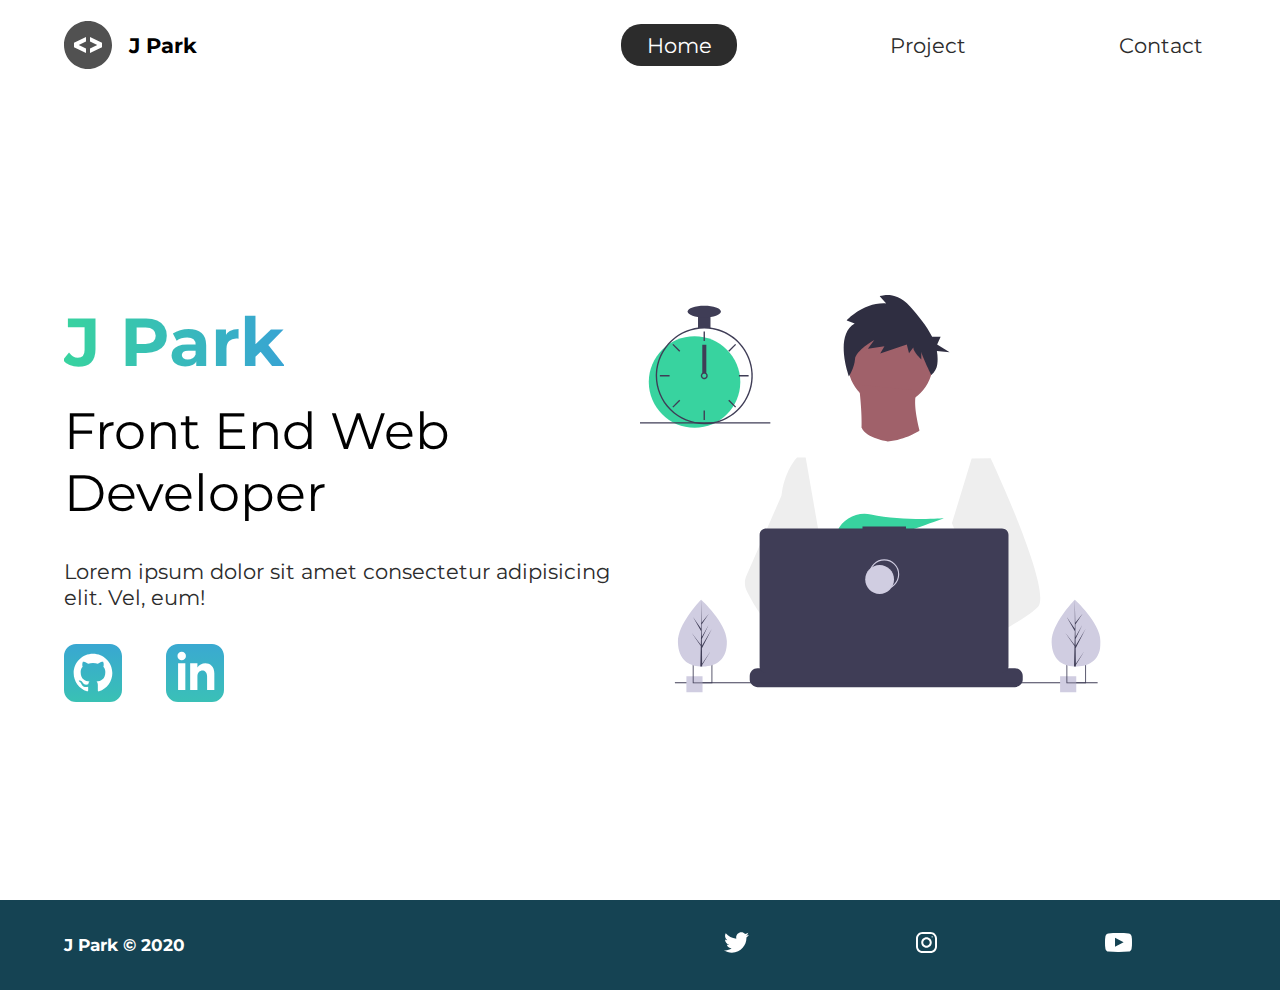
<file: index.html>
<!DOCTYPE html>
<html lang="en">
  <head>
    <meta charset="UTF-8" />
    <meta name="viewport" content="width=device-width, initial-scale=1.0" />
    <meta http-equiv="X-UA-Compatible" content="ie=edge" />
    <meta name="description" content="J Park is a front end web Dev" />
    <meta name="robots" content="index,follow" />
    <link
      href="https://fonts.googleapis.com/css2?family=Montserrat:wght@400;500&display=swap"
      rel="stylesheet"
    />
    <link rel="stylesheet" href="./styles/style.css" />
    <title>Junhyung Park | Web Developer</title>
  </head>
  <body>
    <header class="main-head">
      <nav>
        <div class="logo">
          <img src="icons/code.svg" alt="logo" />
          <h1>J Park</h1>
        </div>
        <ul>
          <li><a class="active" href="/">Home</a></li>
          <li><a href="./projects/">Project</a></li>
          <li><a href="./contact/">Contact</a></li>
        </ul>
      </nav>
    </header>
    <section class="intro">
      <div class="intro-text">
        <h2>J Park</h2>
        <h3>
          Front End Web <br />
          Developer
        </h3>
        <p>
          Lorem ipsum dolor sit amet consectetur adipisicing elit. Vel, eum!
        </p>
        <div class="intro-social">
          <a href="#"><img src="/icons/github.svg" alt="github" /></a>
          <a href="#"><img src="/icons/linked-in.svg" alt="linkedin" /></a>
        </div>
      </div>
      <div class="intro-images">
        <svg
          width="799"
          height="690"
          viewBox="0 0 799 690"
          fill="none"
          xmlns="http://www.w3.org/2000/svg"
        >
          <g id="undraw_dev_productivity_umsq (1) 1" clip-path="url(#clip0)">
            <path
              id="Vector"
              d="M516.92 624.636C516.92 624.636 512.16 626.266 504.42 628.576C487.31 633.706 455.65 642.216 428.82 643.916C405.72 645.396 386.2 641.836 382.63 626.766C381.1 620.286 383.27 614.956 388 610.576C402.12 597.486 439 592.796 468.25 591.186C476.51 590.736 484.15 590.526 490.51 590.446C501.31 590.306 508.39 590.526 508.39 590.526L508.56 591.186L516.92 624.636Z"
              fill="#A0616A"
            />
            <path
              id="Vector_2"
              d="M436.99 672.586C418.61 695.346 342.73 647.666 316.19 629.886C310.41 626.016 306.97 623.566 306.97 623.566L331.25 591.186L338.94 580.936C338.94 580.936 345.82 584.586 355.99 590.526C356.36 590.746 356.73 590.966 357.11 591.186C365.88 596.336 376.89 603.066 388 610.576C403.33 620.946 418.83 632.776 428.82 643.916C438.59 654.806 443.08 665.036 436.99 672.586Z"
              fill="#A0616A"
            />
            <g id="me">
              <path
                id="Vector_3"
                d="M434.672 191.952C475.283 191.607 507.926 158.406 507.582 117.795C507.237 77.1832 474.036 44.5403 433.425 44.8847C392.813 45.2291 360.17 78.4303 360.515 119.042C360.859 159.653 394.06 192.296 434.672 191.952Z"
                fill="#A0616A"
              />
              <path
                id="Vector_4"
                d="M379.477 155.65C379.477 155.65 394.216 259.972 373.002 271.875C351.787 283.779 499.929 283.588 499.929 283.588C499.929 283.588 466.124 193.284 480.809 165.449L379.477 155.65Z"
                fill="#A0616A"
              />
              <path
                id="Vector_5"
                d="M608.101 283.199L596.257 339.402L571.214 458.308L570.49 464.815L562.138 540.138L556.582 590.177L552.857 623.79C528.584 636.526 510.988 645.326 510.988 645.326C510.988 645.326 509.404 637.719 506.871 627.99C489.805 633.265 458.218 642.043 431.404 643.97C441.266 654.777 445.842 664.969 439.817 672.57C421.63 695.485 345.349 648.45 318.659 630.896C318.077 635.158 317.879 639.464 318.068 643.762L297.626 628.314L299.331 592.359L302.206 531.522L305.819 455.229C304.448 451.975 303.294 448.634 302.364 445.228C295.956 423.161 288.032 379.057 281.928 342.067C277.016 312.298 273.302 287.138 272.517 281.785C272.411 281.086 272.358 280.726 272.358 280.726L384.363 230.094C392.509 248.556 429.865 253.809 429.865 253.809C460.756 251.417 484.847 234.913 484.847 234.913L608.101 283.199Z"
                fill="white"
              />
              <path
                id="Vector_6"
                d="M372.285 49.3811L358.49 43.9934C358.49 43.9934 386.969 12.1 426.99 14.513L415.635 2.22366C415.635 2.22366 443.04 -9.01799 468.283 19.6674C481.553 34.7467 496.908 52.4737 506.557 72.5077L521.281 72.3829L515.251 85.9663L536.874 99.3152L514.777 97.0719C516.155 104.471 516.421 112.034 515.566 119.511C514.683 126.991 510.928 133.835 505.094 138.598V138.598C505.094 138.598 487.743 103.449 487.696 97.9443L487.813 111.705C487.813 111.705 473.959 99.4371 473.889 91.1807L466.471 100.877L462.593 85.7717L416.475 101.301L423.87 88.8526L395.157 93.2246L406.278 77.9923C406.278 77.9923 373.932 96.1568 372.811 111.304C371.689 126.452 362.299 140.875 362.299 140.875C362.299 140.875 336.213 70.3294 372.285 49.3811Z"
                fill="#2F2E41"
              />
              <path
                id="Vector_7"
                d="M690.215 540.422C682.794 548.605 664.338 560.992 641.951 574.422C633.623 579.413 624.757 584.559 615.71 589.676C594.122 601.889 571.514 614.001 552.857 623.79C528.584 636.526 510.988 645.326 510.988 645.326C510.988 645.326 509.403 637.719 506.871 627.99C503.48 614.968 498.397 598.141 493.184 590.715C493.002 590.456 492.82 590.218 492.638 589.979C491.121 588.022 489.601 586.885 488.112 586.897L562.138 540.138L594.127 519.926L570.489 464.814L540.842 395.683L557.908 339.727L575.062 283.479L608.101 283.199C608.101 283.199 619.243 306.985 633.514 340.166C635.647 345.128 637.851 350.299 640.096 355.64C669.469 425.394 706.176 522.836 690.215 540.422Z"
                fill="#EEEEEE"
              />
              <path
                id="Vector_8"
                d="M358.123 591.2C355.41 591.212 352.702 591.456 350.029 591.928C327.074 596.073 320.47 616.94 318.659 630.896C318.077 635.158 317.879 639.464 318.068 643.761L297.626 628.314L290.178 622.687C272.316 616.628 256.353 605.733 242.483 592.84C230.449 581.456 219.634 568.849 210.213 555.223C200.831 541.793 192.448 527.692 185.134 513.034C183.094 508.943 181.977 504.454 181.864 499.884C181.751 495.314 182.644 490.775 184.48 486.588L209.154 430.327L245.218 348.098C245.471 346.146 245.752 344.237 246.059 342.371C252.995 300.511 272.367 281.786 272.367 281.786L287.286 281.659L297.778 341.932L310.813 416.815L302.364 445.227L282.839 510.845L302.205 531.522L358.123 591.2Z"
                fill="#EEEEEE"
              />
            </g>
            <path
              id="Vector_9"
              d="M372.877 415.806L385.631 430.686C390.37 429.783 395.319 428.721 400.416 427.529L396.752 415.806L405.71 426.256C459.707 412.975 526.637 387.155 526.637 387.155C526.637 387.155 454.379 392.453 400.428 380.666C376.558 375.451 351.998 387.284 342.202 409.668C336.508 422.679 337.403 433.951 357.596 433.951C364.419 433.835 371.223 433.195 377.949 432.037L372.877 415.806Z"
              fill="#38D39F"
            />
            <path
              id="Vector_10"
              d="M663.65 660.386V666.456C663.654 668.122 663.345 669.774 662.74 671.326C662.472 672.018 662.147 672.687 661.77 673.326C660.578 675.326 658.887 676.983 656.862 678.133C654.838 679.283 652.549 679.887 650.22 679.886H203.67C201.342 679.887 199.053 679.283 197.028 678.133C195.003 676.983 193.312 675.326 192.12 673.326C191.743 672.687 191.419 672.018 191.15 671.326C190.546 669.774 190.237 668.122 190.24 666.456V660.386C190.24 658.622 190.587 656.876 191.262 655.246C191.936 653.616 192.926 652.136 194.173 650.888C195.42 649.641 196.901 648.652 198.53 647.977C200.16 647.302 201.906 646.955 203.67 646.956H229.41V644.126C229.41 644.052 229.425 643.979 229.453 643.911C229.481 643.843 229.522 643.782 229.574 643.73C229.626 643.678 229.688 643.636 229.756 643.608C229.824 643.58 229.897 643.566 229.97 643.566H243.4C243.474 643.566 243.547 643.58 243.615 643.608C243.683 643.636 243.745 643.678 243.797 643.73C243.849 643.782 243.89 643.843 243.918 643.911C243.946 643.979 243.96 644.052 243.96 644.126V646.956H252.35V644.126C252.35 644.052 252.365 643.979 252.393 643.911C252.421 643.843 252.462 643.782 252.514 643.73C252.566 643.678 252.628 643.636 252.696 643.608C252.764 643.58 252.837 643.566 252.91 643.566H266.34C266.414 643.566 266.487 643.58 266.555 643.608C266.623 643.636 266.684 643.678 266.736 643.73C266.789 643.782 266.83 643.843 266.858 643.911C266.886 643.979 266.9 644.052 266.9 644.126V646.956H275.3V644.126C275.3 644.052 275.315 643.979 275.343 643.911C275.371 643.843 275.412 643.782 275.464 643.73C275.516 643.678 275.578 643.636 275.646 643.608C275.714 643.58 275.787 643.566 275.86 643.566H289.29C289.364 643.566 289.437 643.58 289.505 643.608C289.573 643.636 289.634 643.678 289.686 643.73C289.739 643.782 289.78 643.843 289.808 643.911C289.836 643.979 289.85 644.052 289.85 644.126V646.956H298.24V644.126C298.24 644.052 298.255 643.979 298.283 643.911C298.311 643.843 298.352 643.782 298.404 643.73C298.456 643.678 298.518 643.636 298.586 643.608C298.654 643.58 298.727 643.566 298.8 643.566H312.23C312.304 643.566 312.377 643.58 312.445 643.608C312.513 643.636 312.574 643.678 312.626 643.73C312.678 643.782 312.72 643.843 312.748 643.911C312.776 643.979 312.79 644.052 312.79 644.126V646.956H321.18V644.126C321.18 644.052 321.194 643.979 321.223 643.911C321.251 643.843 321.292 643.782 321.344 643.73C321.396 643.678 321.458 643.636 321.526 643.608C321.594 643.58 321.667 643.566 321.74 643.566H335.17C335.244 643.566 335.317 643.58 335.385 643.608C335.453 643.636 335.514 643.678 335.566 643.73C335.618 643.782 335.66 643.843 335.688 643.911C335.716 643.979 335.73 644.052 335.73 644.126V646.956H344.13V644.126C344.13 644.052 344.145 643.979 344.173 643.911C344.201 643.843 344.242 643.782 344.294 643.73C344.346 643.678 344.408 643.636 344.476 643.608C344.544 643.58 344.617 643.566 344.69 643.566H358.12C358.194 643.566 358.267 643.58 358.335 643.608C358.403 643.636 358.464 643.678 358.516 643.73C358.569 643.782 358.61 643.843 358.638 643.911C358.666 643.979 358.68 644.052 358.68 644.126V646.956H367.07V644.126C367.07 644.052 367.085 643.979 367.113 643.911C367.141 643.843 367.182 643.782 367.234 643.73C367.286 643.678 367.348 643.636 367.416 643.608C367.484 643.58 367.557 643.566 367.63 643.566H472.83C472.904 643.566 472.977 643.58 473.045 643.608C473.113 643.636 473.174 643.678 473.227 643.73C473.279 643.782 473.32 643.843 473.348 643.911C473.376 643.979 473.39 644.052 473.39 644.126V646.956H481.79V644.126C481.79 644.052 481.804 643.979 481.833 643.911C481.861 643.843 481.902 643.782 481.954 643.73C482.006 643.678 482.068 643.636 482.136 643.608C482.204 643.58 482.277 643.566 482.35 643.566H495.78C495.928 643.567 496.07 643.627 496.175 643.732C496.279 643.836 496.339 643.978 496.34 644.126V646.956H504.73V644.126C504.73 644.052 504.745 643.979 504.773 643.911C504.801 643.843 504.842 643.782 504.894 643.73C504.946 643.678 505.008 643.636 505.076 643.608C505.144 643.58 505.217 643.566 505.29 643.566H518.72C518.794 643.566 518.867 643.58 518.935 643.608C519.003 643.636 519.065 643.678 519.117 643.73C519.169 643.782 519.21 643.843 519.238 643.911C519.266 643.979 519.28 644.052 519.28 644.126V646.956H527.67V644.126C527.67 644.052 527.685 643.979 527.713 643.911C527.741 643.843 527.782 643.782 527.834 643.73C527.886 643.678 527.948 643.636 528.016 643.608C528.084 643.58 528.157 643.566 528.23 643.566H541.66C541.734 643.566 541.807 643.58 541.875 643.608C541.943 643.636 542.005 643.678 542.057 643.73C542.109 643.782 542.15 643.843 542.178 643.911C542.206 643.979 542.22 644.052 542.22 644.126V646.956H550.62V644.126C550.62 644.052 550.635 643.979 550.663 643.911C550.691 643.843 550.732 643.782 550.784 643.73C550.836 643.678 550.898 643.636 550.966 643.608C551.034 643.58 551.107 643.566 551.18 643.566H564.61C564.757 643.568 564.898 643.628 565.001 643.733C565.104 643.837 565.161 643.979 565.16 644.126V646.956H573.56V644.126C573.56 644.052 573.575 643.979 573.603 643.911C573.631 643.843 573.672 643.782 573.724 643.73C573.776 643.678 573.838 643.636 573.906 643.608C573.974 643.58 574.047 643.566 574.12 643.566H587.55C587.624 643.566 587.697 643.58 587.765 643.608C587.833 643.636 587.895 643.678 587.947 643.73C587.999 643.782 588.04 643.843 588.068 643.911C588.096 643.979 588.11 644.052 588.11 644.126V646.956H596.5V644.126C596.5 644.052 596.515 643.979 596.543 643.911C596.571 643.843 596.612 643.782 596.664 643.73C596.716 643.678 596.778 643.636 596.846 643.608C596.914 643.58 596.987 643.566 597.06 643.566H610.49C610.564 643.566 610.637 643.58 610.705 643.608C610.773 643.636 610.835 643.678 610.887 643.73C610.939 643.782 610.98 643.843 611.008 643.911C611.036 643.979 611.05 644.052 611.05 644.126V646.956H650.22C651.984 646.955 653.731 647.302 655.36 647.977C656.99 648.652 658.471 649.641 659.718 650.888C660.965 652.136 661.954 653.616 662.629 655.246C663.304 656.876 663.651 658.622 663.65 660.386Z"
              fill="#3F3D56"
            />
            <path
              id="Vector_11"
              d="M793.5 671.326H60.5V673.326H793.5V671.326Z"
              fill="#3F3D56"
            />
            <path
              id="Vector_12"
              d="M627.694 404.757H461.251V401.326H385.78V404.757H218.651C215.665 404.757 212.801 405.943 210.69 408.054C208.578 410.166 207.392 413.029 207.392 416.015V643.927C207.392 646.913 208.578 649.776 210.69 651.888C212.801 653.999 215.665 655.185 218.651 655.185H627.694C630.68 655.185 633.544 653.999 635.655 651.888C637.767 649.776 638.953 646.913 638.953 643.927V416.015C638.953 414.537 638.662 413.073 638.096 411.707C637.53 410.341 636.701 409.1 635.655 408.054C634.61 407.009 633.369 406.18 632.003 405.614C630.637 405.048 629.173 404.757 627.694 404.757Z"
              fill="#3F3D56"
            />
            <path
              id="Vector_13"
              d="M423.5 509.326C437.307 509.326 448.5 498.133 448.5 484.326C448.5 470.519 437.307 459.326 423.5 459.326C409.693 459.326 398.5 470.519 398.5 484.326C398.5 498.133 409.693 509.326 423.5 509.326Z"
              stroke="#D0CDE1"
              stroke-width="2"
              stroke-miterlimit="10"
            />
            <path
              id="Vector_14"
              d="M415.5 518.326C429.307 518.326 440.5 507.133 440.5 493.326C440.5 479.519 429.307 468.326 415.5 468.326C401.693 468.326 390.5 479.519 390.5 493.326C390.5 507.133 401.693 518.326 415.5 518.326Z"
              fill="#D0CDE1"
            />
            <path
              id="Vector_15"
              d="M108.446 661.223H80.4463V689.223H108.446V661.223Z"
              fill="#D0CDE1"
            />
            <path
              id="Vector_16"
              d="M91.4502 639.223V673.223H125.45V639.223H91.4502ZM123.97 671.743H92.9202V640.703H123.97V671.743Z"
              fill="#3F3D56"
            />
            <path
              id="Vector_17"
              d="M756.446 661.223H728.446V689.223H756.446V661.223Z"
              fill="#D0CDE1"
            />
            <path
              id="Vector_18"
              d="M739.45 639.223V673.223H773.45V639.223H739.45ZM771.97 671.743H740.92V640.703H771.97V671.743Z"
              fill="#3F3D56"
            />
            <path
              id="Vector_19"
              d="M94.5802 230.113C138.399 230.113 173.921 194.592 173.921 150.773C173.921 106.955 138.399 71.4326 94.5802 71.4326C50.7617 71.4326 15.2397 106.955 15.2397 150.773C15.2397 194.592 50.7617 230.113 94.5802 230.113Z"
              fill="#38D39F"
            />
            <path
              id="Vector_20"
              d="M122.229 56.4899C115.045 55.5763 107.774 55.5763 100.59 56.4899C84.586 58.5913 69.5203 65.2398 57.181 75.6465C44.8417 86.0532 35.7467 99.7813 30.9754 115.202C28.8053 122.229 27.5764 129.514 27.3208 136.864C27.2848 137.886 27.2607 138.92 27.2607 139.954C27.283 162.264 36.1559 183.655 51.932 199.431C67.7082 215.207 89.0989 224.08 111.41 224.103C113.201 224.103 114.992 224.042 116.759 223.934C120.907 223.674 125.03 223.103 129.093 222.227C148.495 218.055 165.798 207.161 177.947 191.468C190.095 175.776 196.308 156.295 195.487 136.467C194.665 116.638 186.863 97.738 173.459 83.1039C160.054 68.4698 141.909 59.0435 122.229 56.4899H122.229ZM137.748 217.347H137.736C130.959 219.659 123.905 221.062 116.759 221.518C114.992 221.638 113.201 221.698 111.41 221.698C89.7377 221.672 68.961 213.051 53.6367 197.727C38.3123 182.402 29.6914 161.626 29.6649 139.954C29.6649 138.92 29.689 137.886 29.725 136.864C30.5514 115.744 39.5156 95.7617 54.7411 81.1008C69.9666 66.44 90.273 58.237 111.41 58.2089C130.776 58.21 149.513 65.0865 164.283 77.6131C179.052 90.1398 188.895 107.503 192.057 126.61C195.219 145.716 191.496 165.325 181.55 181.942C171.604 198.559 156.081 211.106 137.748 217.347H137.748Z"
              fill="#3F3D56"
            />
            <path
              id="Vector_21"
              d="M112.612 63.0176H110.208V79.8474H112.612V63.0176Z"
              fill="#3F3D56"
            />
            <path
              id="Vector_22"
              d="M57.8578 84.7018L56.1577 86.4019L68.0582 98.3023L69.7582 96.6022L57.8578 84.7018Z"
              fill="#3F3D56"
            />
            <path
              id="Vector_23"
              d="M34.4736 138.751V141.156H51.3034V138.751H34.4736Z"
              fill="#3F3D56"
            />
            <path
              id="Vector_24"
              d="M56.1578 193.506L57.8579 195.206L69.7584 183.306L68.0583 181.606L56.1578 193.506Z"
              fill="#3F3D56"
            />
            <path
              id="Vector_25"
              d="M153.062 96.6022L154.762 98.3022L166.662 86.4018L164.962 84.7017L153.062 96.6022Z"
              fill="#3F3D56"
            />
            <path
              id="Vector_26"
              d="M171.516 138.751V141.156H188.346V138.751H171.516Z"
              fill="#3F3D56"
            />
            <path
              id="Vector_27"
              d="M154.762 181.605L153.062 183.305L164.962 195.206L166.662 193.506L154.762 181.605Z"
              fill="#3F3D56"
            />
            <path
              id="Vector_28"
              d="M112.612 200.06H110.208V216.89H112.612V200.06Z"
              fill="#3F3D56"
            />
            <path
              id="Vector_29"
              d="M115.016 135.145C113.976 134.365 112.711 133.943 111.41 133.943C110.11 133.943 108.844 134.365 107.804 135.145C107.091 135.686 106.505 136.375 106.085 137.165C105.552 138.181 105.322 139.329 105.421 140.473C105.52 141.616 105.944 142.707 106.644 143.617C107.343 144.527 108.288 145.218 109.368 145.608C110.447 145.997 111.616 146.07 112.735 145.817C113.855 145.564 114.878 144.996 115.685 144.179C116.492 143.363 117.048 142.333 117.288 141.21C117.528 140.088 117.441 138.92 117.039 137.846C116.636 136.771 115.935 135.834 115.017 135.145H115.016ZM111.41 143.56C110.454 143.557 109.539 143.176 108.863 142.501C108.187 141.825 107.807 140.909 107.804 139.954C107.808 139.224 108.03 138.513 108.441 137.91C108.793 137.4 109.271 136.989 109.828 136.718C110.386 136.446 111.004 136.323 111.623 136.361C112.241 136.398 112.84 136.594 113.361 136.931C113.881 137.267 114.307 137.732 114.595 138.281C114.883 138.83 115.025 139.444 115.007 140.063C114.989 140.683 114.811 141.287 114.491 141.818C114.17 142.349 113.719 142.788 113.179 143.093C112.639 143.398 112.03 143.559 111.41 143.56V143.56Z"
              fill="#3F3D56"
            />
            <path
              id="Vector_30"
              d="M122.229 35.3687H100.591V57.007H122.229V35.3687Z"
              fill="#3F3D56"
            />
            <path
              id="Vector_31"
              d="M111.41 38.9748C127.344 38.9748 140.261 34.4 140.261 28.7567C140.261 23.1134 127.344 18.5386 111.41 18.5386C95.4757 18.5386 82.5586 23.1134 82.5586 28.7567C82.5586 34.4 95.4757 38.9748 111.41 38.9748Z"
              fill="#3F3D56"
            />
            <path id="clock-arrow" d="M115 86H108V135H115V86Z" fill="#3F3D56" />
            <path
              id="Vector_32"
              d="M226 220.44H0V222.844H226V220.44Z"
              fill="#3F3D56"
            />
            <g id="plant-left">
              <path
                id="Vector_33"
                d="M150.594 599.754C151.527 631.704 132.858 643.413 109.43 644.097C108.886 644.113 108.344 644.123 107.805 644.126C106.719 644.135 105.643 644.117 104.577 644.072C83.3891 643.193 66.6172 631.945 65.7495 602.232C64.8515 571.482 103.018 531.529 105.882 528.574L105.887 528.571C105.996 528.458 106.052 528.402 106.052 528.402C106.052 528.402 149.661 567.807 150.594 599.754Z"
                fill="#D0CDE1"
              />
              <path
                id="Vector_34"
                d="M107.744 639.255L122.626 617.124L107.774 641.636L107.805 644.126C106.719 644.135 105.643 644.117 104.577 644.072L105.315 612.06L105.295 611.813L105.322 611.766L105.393 608.741L89.0952 585.078L105.374 606.477L105.432 607.116L105.989 582.93L91.9122 558.397L106.029 578.681L105.882 528.574L105.882 528.407L105.887 528.571L106.821 568.062L119.651 552.021L106.863 571.464L107.143 593.098L118.949 571.984L107.187 596.279L107.343 608.308L124.512 578.897L107.395 612.505L107.744 639.255Z"
                fill="#3F3D56"
              />
            </g>
            <g id="plant-right">
              <path
                id="Vector_35"
                d="M798.594 599.754C799.527 631.704 780.858 643.413 757.43 644.097C756.886 644.113 756.344 644.123 755.805 644.126C754.719 644.135 753.643 644.117 752.577 644.072C731.389 643.193 714.617 631.945 713.749 602.232C712.851 571.482 751.018 531.529 753.882 528.574L753.887 528.571C753.996 528.458 754.052 528.402 754.052 528.402C754.052 528.402 797.661 567.807 798.594 599.754Z"
                fill="#D0CDE1"
              />
              <path
                id="Vector_36"
                d="M755.744 639.255L770.626 617.124L755.774 641.636L755.805 644.126C754.719 644.135 753.643 644.117 752.577 644.072L753.315 612.06L753.295 611.813L753.323 611.766L753.393 608.741L737.095 585.078L753.374 606.477L753.432 607.116L753.989 582.93L739.912 558.397L754.029 578.681L753.882 528.574L753.882 528.407L753.887 528.571L754.821 568.062L767.651 552.021L754.864 571.464L755.143 593.098L766.949 571.984L755.187 596.279L755.343 608.308L772.512 578.897L755.395 612.505L755.744 639.255Z"
                fill="#3F3D56"
              />
            </g>
          </g>
          <defs>
            <clipPath id="clip0">
              <rect width="798.627" height="689.223" fill="white" />
            </clipPath>
          </defs>
        </svg>
        <img class="splash" src="img/splash.svg" alt="" />
      </div>
    </section>
    <footer>
      <h4>J Park &copy; 2020</h4>
      <ul>
        <li>
          <a href="#"><img src="/icons/twitter 1.svg" alt="twitter" /></a>
        </li>
        <li>
          <a href="#"><img src="/icons/instagram 1.svg" alt="instagram" /></a>
        </li>
        <li>
          <a href="#"
            ><img src="/icons/youtube-symbol 1.svg" alt="youtube"
          /></a>
        </li>
      </ul>
    </footer>
  </body>
</html>
</file>
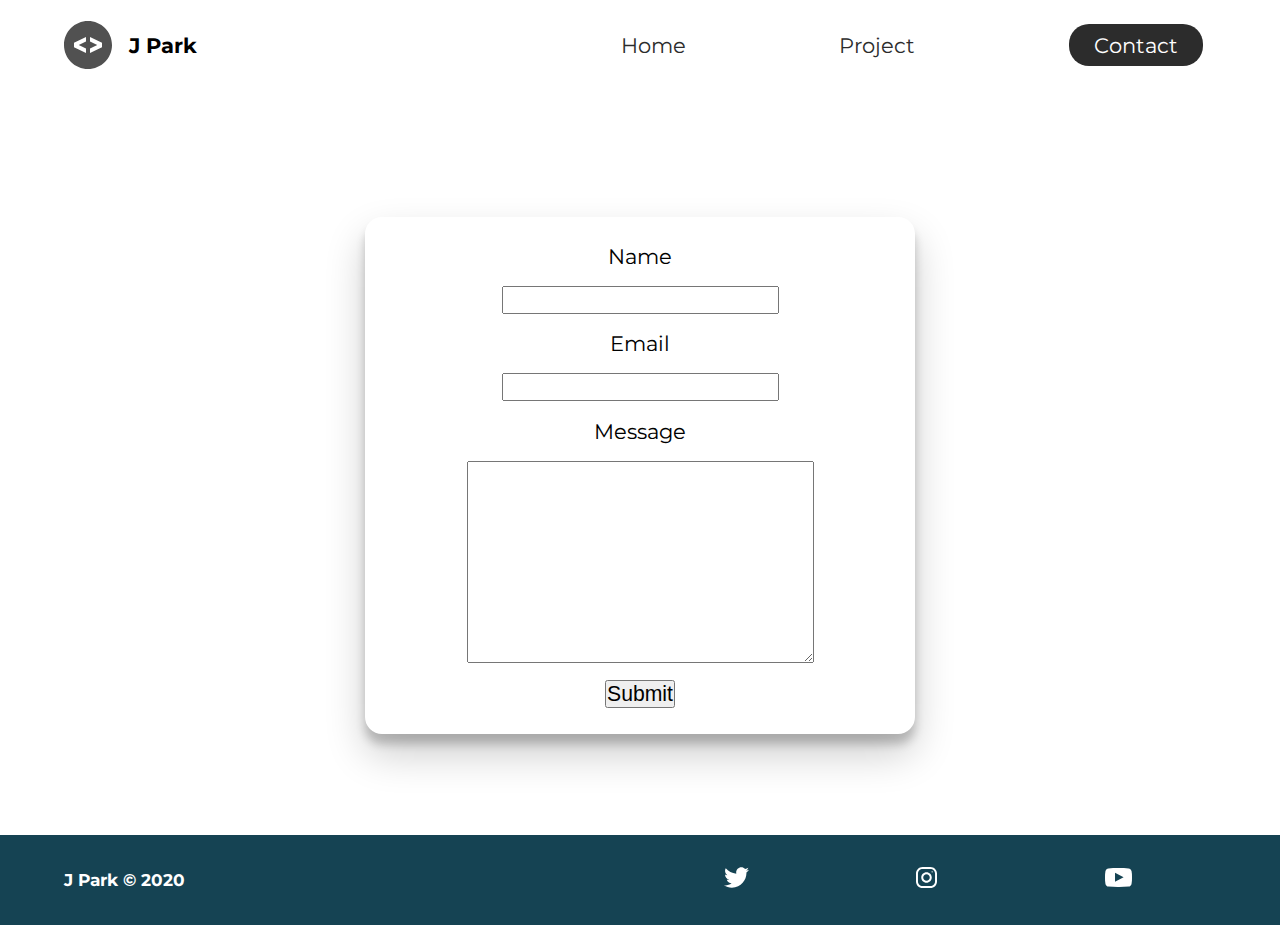
<file: contact/index.html>
<!DOCTYPE html>
<html lang="en">
  <head>
    <meta charset="UTF-8" />
    <meta name="viewport" content="width=device-width, initial-scale=1.0" />
    <meta http-equiv="X-UA-Compatible" content="ie=edge" />
    <meta name="description" content="J Park is a front end web Dev" />
    <meta name="robots" content="index,follow" />
    <link
      href="https://fonts.googleapis.com/css2?family=Montserrat:wght@400;500&display=swap"
      rel="stylesheet"
    />
    <link rel="stylesheet" href="../styles/style.css" />
    <title>Junhyung Park | Web Developer</title>
  </head>
  <body>
    <header class="main-head">
      <nav>
        <div class="logo">
          <img src="../icons/code.svg" alt="logo" />
          <h1>J Park</h1>
        </div>
        <ul>
          <li><a href="../index.html">Home</a></li>
          <li><a href="../projects/">Project</a></li>
          <li><a class="active" href="./index.html">Contact</a></li>
        </ul>
      </nav>
    </header>
    <section class="form-section">
      <form action="">
        <label for="name">Name</label>
        <input type="text" name="name" id="name" required />
        <label for="email">Email</label>
        <input type="email" name="email" id="email" required />
        <label for="message">Message</label>
        <textarea name="message" id="message" cols="30" rows="10"></textarea>
        <button type="submit">Submit</button>
      </form>
    </section>

    <footer>
      <h4>J Park &copy; 2020</h4>
      <ul>
        <li>
          <a href="#"><img src="/icons/twitter 1.svg" alt="twitter" /></a>
        </li>
        <li>
          <a href="#"><img src="/icons/instagram 1.svg" alt="instagram" /></a>
        </li>
        <li>
          <a href="#"
            ><img src="/icons/youtube-symbol 1.svg" alt="youtube"
          /></a>
        </li>
      </ul>
    </footer>
  </body>
</html>
</file>
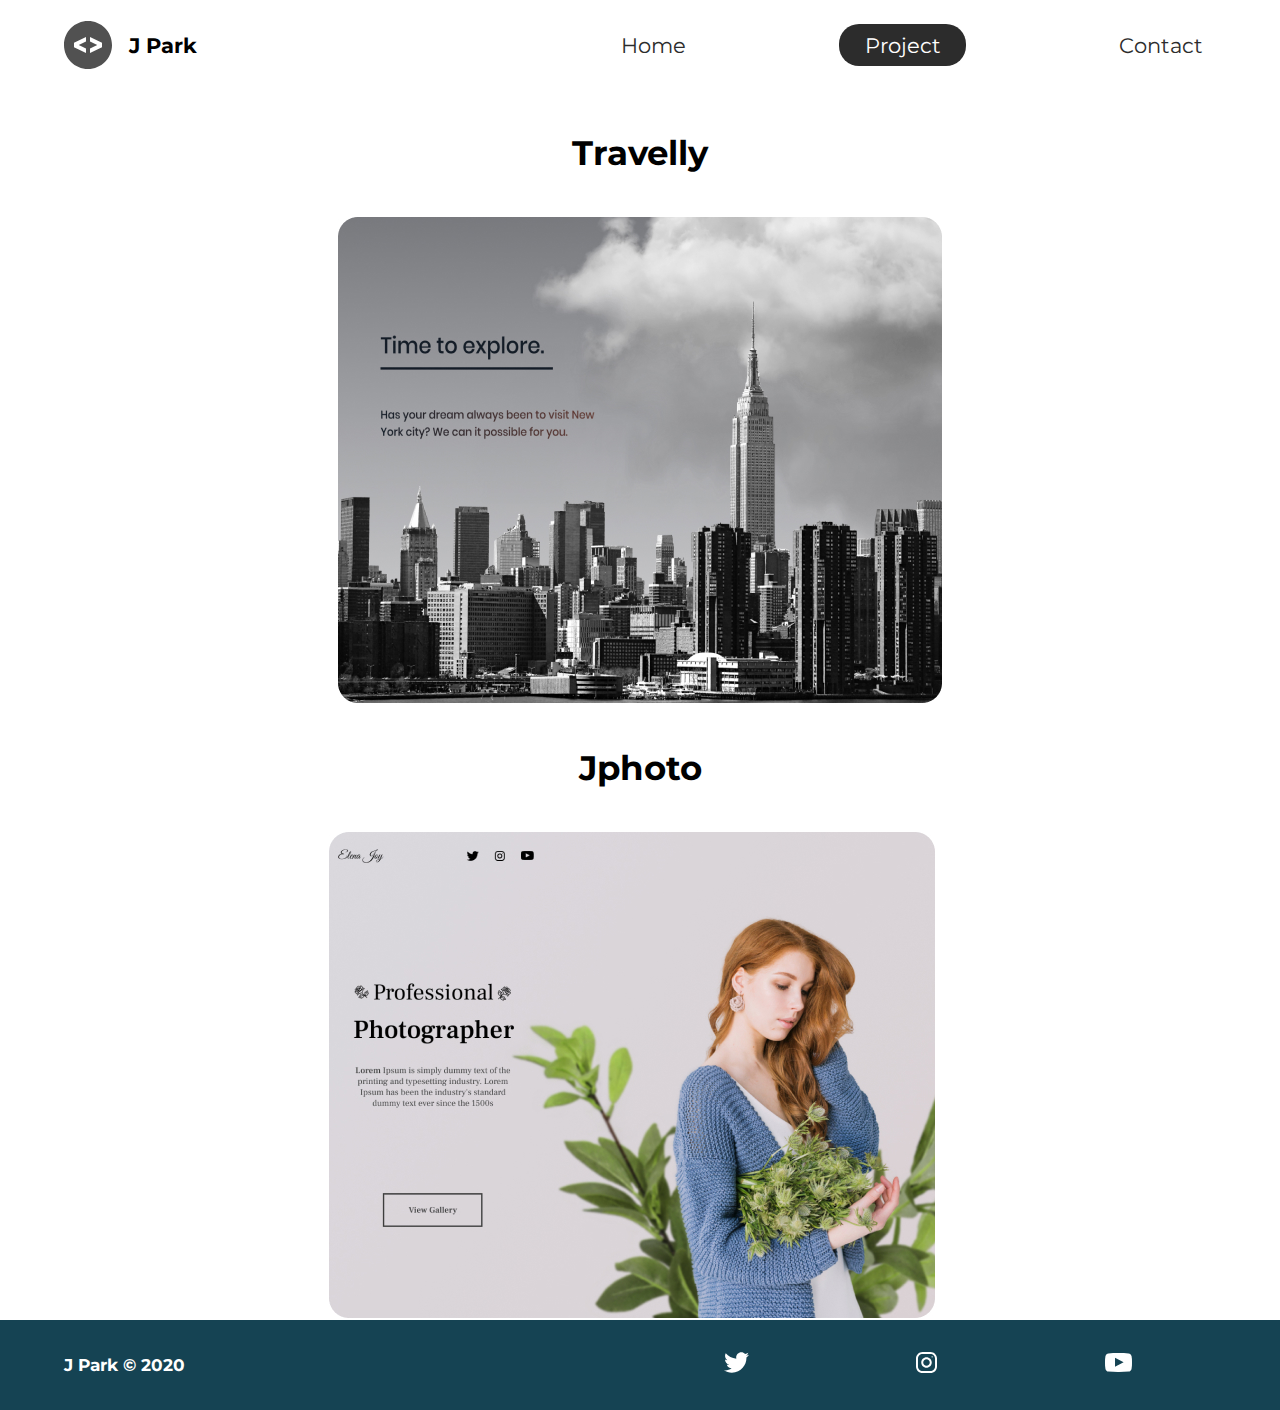
<file: projects/index.html>
<!DOCTYPE html>
<html lang="en">
  <head>
    <meta charset="UTF-8" />
    <meta name="viewport" content="width=device-width, initial-scale=1.0" />
    <meta http-equiv="X-UA-Compatible" content="ie=edge" />
    <meta name="description" content="J Park is a front end web Dev" />
    <meta name="robots" content="index,follow" />
    <link
      href="https://fonts.googleapis.com/css2?family=Montserrat:wght@400;500&display=swap"
      rel="stylesheet"
    />
    <link rel="stylesheet" href="../styles/style.css" />
    <title>Junhyung Park | Web Developer</title>
  </head>
  <body>
    <header class="main-head">
      <nav>
        <div class="logo">
          <img src="../icons/code.svg" alt="logo" />
          <h1>J Park</h1>
        </div>
        <ul>
          <li><a href="../index.html">Home</a></li>
          <li><a class="active" href="./index.html">Project</a></li>
          <li><a href="../contact/">Contact</a></li>
        </ul>
      </nav>
    </header>
    <section class="projects">
      <div class="travelly">
        <h2>Travelly</h2>
        <img src="../img/travelly.jpg" alt="travelly" />
      </div>
      <div class="jphoto">
        <h2>Jphoto</h2>
        <img src="../img/elena-joy.jpg" alt="Jphoto" />
      </div>
    </section>
    <footer>
      <h4>J Park &copy; 2020</h4>
      <ul>
        <li>
          <a href="#"><img src="/icons/twitter 1.svg" alt="twitter" /></a>
        </li>
        <li>
          <a href="#"><img src="/icons/instagram 1.svg" alt="instagram" /></a>
        </li>
        <li>
          <a href="#"
            ><img src="/icons/youtube-symbol 1.svg" alt="youtube"
          /></a>
        </li>
      </ul>
    </footer>
  </body>
</html>
</file>
<file: styles/style.css>
* {
  margin: 0;
  padding: 0;
  -webkit-box-sizing: border-box;
          box-sizing: border-box;
}

html {
  font-size: 62.5%;
}

body {
  font-family: "Montserrat", sans-serif;
}

h1 {
  font-size: 2.5rem;
}

li,
button,
label,
input,
a,
p {
  font-size: 2.5rem;
}

h2 {
  font-size: 4rem;
}

h3 {
  font-size: 2.5rem;
  font-weight: normal;
}

h4,
h5 {
  font-size: 2rem;
}

.flex {
  display: -webkit-box;
  display: -ms-flexbox;
  display: flex;
  -webkit-box-orient: vertical;
  -webkit-box-direction: normal;
      -ms-flex-direction: column;
          flex-direction: column;
  -webkit-box-pack: center;
      -ms-flex-pack: center;
          justify-content: center;
  -webkit-box-align: center;
      -ms-flex-align: center;
          align-items: center;
}

ul {
  list-style: none;
}

a {
  text-decoration: none;
  color: #2c2c2c;
}

.main-head {
  width: 95%;
  margin: 0 0 0 auto;
}

nav {
  display: -webkit-box;
  display: -ms-flexbox;
  display: flex;
  -webkit-box-pack: justify;
      -ms-flex-pack: justify;
          justify-content: space-between;
  -webkit-box-align: center;
      -ms-flex-align: center;
          align-items: center;
  -webkit-box-orient: horizontal;
  -webkit-box-direction: normal;
      -ms-flex-direction: row;
          flex-direction: row;
  min-height: 10vh;
  width: 95%;
  -ms-flex-wrap: wrap;
      flex-wrap: wrap;
}

nav .logo {
  display: -webkit-box;
  display: -ms-flexbox;
  display: flex;
  -webkit-box-pack: start;
      -ms-flex-pack: start;
          justify-content: flex-start;
  -webkit-box-align: center;
      -ms-flex-align: center;
          align-items: center;
  -webkit-box-orient: horizontal;
  -webkit-box-direction: normal;
      -ms-flex-direction: row;
          flex-direction: row;
  -webkit-box-flex: 1;
      -ms-flex: 1 1 10rem;
          flex: 1 1 10rem;
}

nav .logo h1 {
  margin: 2rem;
}

nav ul {
  display: -webkit-box;
  display: -ms-flexbox;
  display: flex;
  -ms-flex-pack: distribute;
      justify-content: space-around;
  -webkit-box-align: center;
      -ms-flex-align: center;
          align-items: center;
  -webkit-box-orient: horizontal;
  -webkit-box-direction: normal;
      -ms-flex-direction: row;
          flex-direction: row;
  -webkit-box-flex: 1;
      -ms-flex: 1 1 40rem;
          flex: 1 1 40rem;
}

.intro {
  min-height: 90vh;
  width: 90%;
  margin: auto;
  -ms-flex-wrap: wrap;
      flex-wrap: wrap;
  display: -webkit-box;
  display: -ms-flexbox;
  display: flex;
  -webkit-box-pack: justify;
      -ms-flex-pack: justify;
          justify-content: space-between;
  -webkit-box-align: center;
      -ms-flex-align: center;
          align-items: center;
  -webkit-box-orient: horizontal;
  -webkit-box-direction: normal;
      -ms-flex-direction: row;
          flex-direction: row;
}

.intro h2 {
  font-size: 8rem;
  padding-top: 2rem;
  background: -webkit-gradient(linear, left top, right top, from(#38d39f), to(#38a4d3));
  background: linear-gradient(left, #38d39f, #38a4d3);
  -webkit-background-clip: text;
  -webkit-text-fill-color: transparent;
  display: inline-block;
}

.intro h3 {
  font-size: 6rem;
  padding: 2rem 0rem;
}

.intro p {
  padding-top: 2rem;
  color: #2c2c2c;
}

.splash {
  position: absolute;
  top: 0%;
  right: 0%;
  height: 100%;
  z-index: -1;
}

.intro-social {
  margin-top: 4rem;
}

.intro-social a {
  margin-right: 5rem;
}

.active {
  background: #2c2c2c;
  color: white;
  padding: 1rem 3rem;
  border-radius: 20px;
}

.intro-text,
.intro-images {
  -webkit-box-flex: 1;
      -ms-flex: 1 1 40rem;
          flex: 1 1 40rem;
}

#plant-left {
  -webkit-animation: plant 1.5s ease infinite alternate;
          animation: plant 1.5s ease infinite alternate;
}

#plant-right {
  -webkit-animation: plant 1.5s ease infinite alternate 0.5s;
          animation: plant 1.5s ease infinite alternate 0.5s;
}

#me {
  -webkit-animation: me 1s ease infinite alternate;
          animation: me 1s ease infinite alternate;
  -webkit-transform-origin: bottom;
          transform-origin: bottom;
}

#clock-arrow {
  -webkit-animation: clock 1.5s infinite linear;
          animation: clock 1.5s infinite linear;
  transform-box: fill-box;
  -webkit-transform-origin: bottom;
          transform-origin: bottom;
}

@-webkit-keyframes me {
  from {
    -webkit-transform: rotateZ(-5deg);
            transform: rotateZ(-5deg);
  }
  to {
    -webkit-transform: rotateZ(5deg);
            transform: rotateZ(5deg);
  }
}

@keyframes me {
  from {
    -webkit-transform: rotateZ(-5deg);
            transform: rotateZ(-5deg);
  }
  to {
    -webkit-transform: rotateZ(5deg);
            transform: rotateZ(5deg);
  }
}

@-webkit-keyframes plant {
  from {
    -webkit-transform: translateY(0%);
            transform: translateY(0%);
  }
  to {
    -webkit-transform: translateY(-30%);
            transform: translateY(-30%);
  }
}

@keyframes plant {
  from {
    -webkit-transform: translateY(0%);
            transform: translateY(0%);
  }
  to {
    -webkit-transform: translateY(-30%);
            transform: translateY(-30%);
  }
}

@-webkit-keyframes clock {
  from {
    -webkit-transform: rotateZ(0deg);
            transform: rotateZ(0deg);
  }
  to {
    -webkit-transform: rotateZ(360deg);
            transform: rotateZ(360deg);
  }
}

@keyframes clock {
  from {
    -webkit-transform: rotateZ(0deg);
            transform: rotateZ(0deg);
  }
  to {
    -webkit-transform: rotateZ(360deg);
            transform: rotateZ(360deg);
  }
}

.projects {
  width: 90%;
  margin: auto;
  min-height: 90vh;
  display: -webkit-box;
  display: -ms-flexbox;
  display: flex;
  -webkit-box-pack: justify;
      -ms-flex-pack: justify;
          justify-content: space-between;
  -webkit-box-align: center;
      -ms-flex-align: center;
          align-items: center;
  -webkit-box-orient: horizontal;
  -webkit-box-direction: normal;
      -ms-flex-direction: row;
          flex-direction: row;
  text-align: center;
  -ms-flex-wrap: wrap;
      flex-wrap: wrap;
}

.projects h2 {
  margin: 5rem;
}

.travelly,
.jphoto {
  -webkit-box-flex: 1;
      -ms-flex: 1 1 40rem;
          flex: 1 1 40rem;
}

.form-section {
  min-height: 80vh;
  display: -webkit-box;
  display: -ms-flexbox;
  display: flex;
  -webkit-box-pack: center;
      -ms-flex-pack: center;
          justify-content: center;
  -webkit-box-align: center;
      -ms-flex-align: center;
          align-items: center;
  -webkit-box-orient: horizontal;
  -webkit-box-direction: normal;
      -ms-flex-direction: row;
          flex-direction: row;
  margin-top: 3rem;
}

.form-section form {
  padding: 3rem 10rem;
  -webkit-box-shadow: 0px 10px 10px rgba(0, 0, 0, 0.2), 0px 20px 40px rgba(0, 0, 0, 0.2);
          box-shadow: 0px 10px 10px rgba(0, 0, 0, 0.2), 0px 20px 40px rgba(0, 0, 0, 0.2);
  display: -webkit-box;
  display: -ms-flexbox;
  display: flex;
  -webkit-box-pack: center;
      -ms-flex-pack: center;
          justify-content: center;
  -webkit-box-align: center;
      -ms-flex-align: center;
          align-items: center;
  -webkit-box-orient: vertical;
  -webkit-box-direction: normal;
      -ms-flex-direction: column;
          flex-direction: column;
  border-radius: 2rem;
}

.form-section form input,
.form-section form textarea {
  margin: 2rem;
}

.form-section form input:focus,
.form-section form textarea:focus {
  outline: 2px solid black;
}

.form-section form textarea {
  font-family: "Montserrat", sans-serif;
  font-size: 2rem;
}

.form-section form textarea button {
  width: 100%;
  padding: 2rem;
  background: #154353;
  color: white;
}

.form-section form textarea button:focus {
  background: #33696b;
}

footer {
  background: #154353;
  color: white;
  min-height: 10vh;
  padding: 0% 5%;
  display: -webkit-box;
  display: -ms-flexbox;
  display: flex;
  -webkit-box-pack: start;
      -ms-flex-pack: start;
          justify-content: flex-start;
  -webkit-box-align: center;
      -ms-flex-align: center;
          align-items: center;
  -webkit-box-orient: horizontal;
  -webkit-box-direction: normal;
      -ms-flex-direction: row;
          flex-direction: row;
}

footer ul {
  -webkit-box-flex: 1;
      -ms-flex: 1 1 40rem;
          flex: 1 1 40rem;
  display: -webkit-box;
  display: -ms-flexbox;
  display: flex;
  -ms-flex-pack: distribute;
      justify-content: space-around;
  -webkit-box-align: center;
      -ms-flex-align: center;
          align-items: center;
  -webkit-box-orient: horizontal;
  -webkit-box-direction: normal;
      -ms-flex-direction: row;
          flex-direction: row;
}

footer h4 {
  -webkit-box-flex: 1;
      -ms-flex: 1 1 40rem;
          flex: 1 1 40rem;
}

@media screen and (max-width: 1332px) {
  html {
    font-size: 53%;
  }
  .splash {
    display: none;
  }
  svg {
    width: 80%;
  }
  nav {
    width: 100%;
  }
}

@media screen and (max-width: 754px) {
  html {
    font-size: 45%;
  }
  svg {
    height: 60%;
  }
  .main-head {
    width: 100%;
  }
  nav .logo {
    display: -webkit-box;
    display: -ms-flexbox;
    display: flex;
    -webkit-box-pack: center;
        -ms-flex-pack: center;
            justify-content: center;
    -webkit-box-align: center;
        -ms-flex-align: center;
            align-items: center;
    -webkit-box-orient: vertical;
    -webkit-box-direction: normal;
        -ms-flex-direction: column;
            flex-direction: column;
    -webkit-box-flex: 1;
        -ms-flex: 1 1 20rem;
            flex: 1 1 20rem;
    margin-top: 2rem;
  }
  nav ul {
    -webkit-box-flex: 1;
        -ms-flex: 1 1 60rem;
            flex: 1 1 60rem;
    margin: 2rem 0rem;
  }
  .intro-text {
    margin-top: 5rem;
    text-align: center;
  }
  .intro-images {
    text-align: center;
  }
  .intro-social {
    display: -webkit-box;
    display: -ms-flexbox;
    display: flex;
    -webkit-box-pack: center;
        -ms-flex-pack: center;
            justify-content: center;
    -webkit-box-align: center;
        -ms-flex-align: center;
            align-items: center;
    -webkit-box-orient: horizontal;
    -webkit-box-direction: normal;
        -ms-flex-direction: row;
            flex-direction: row;
  }
  .intro-social a {
    margin: 2rem;
  }
  .travelly,
  .jphoto {
    -webkit-box-flex: 1;
        -ms-flex: 1 1 50rem;
            flex: 1 1 50rem;
  }
  .travelly img,
  .jphoto img {
    width: 100%;
    height: 100%;
  }
  .travelly form,
  .jphoto form {
    padding: 0rem;
    width: 100%;
  }
}
/*# sourceMappingURL=style.css.map */
</file>
